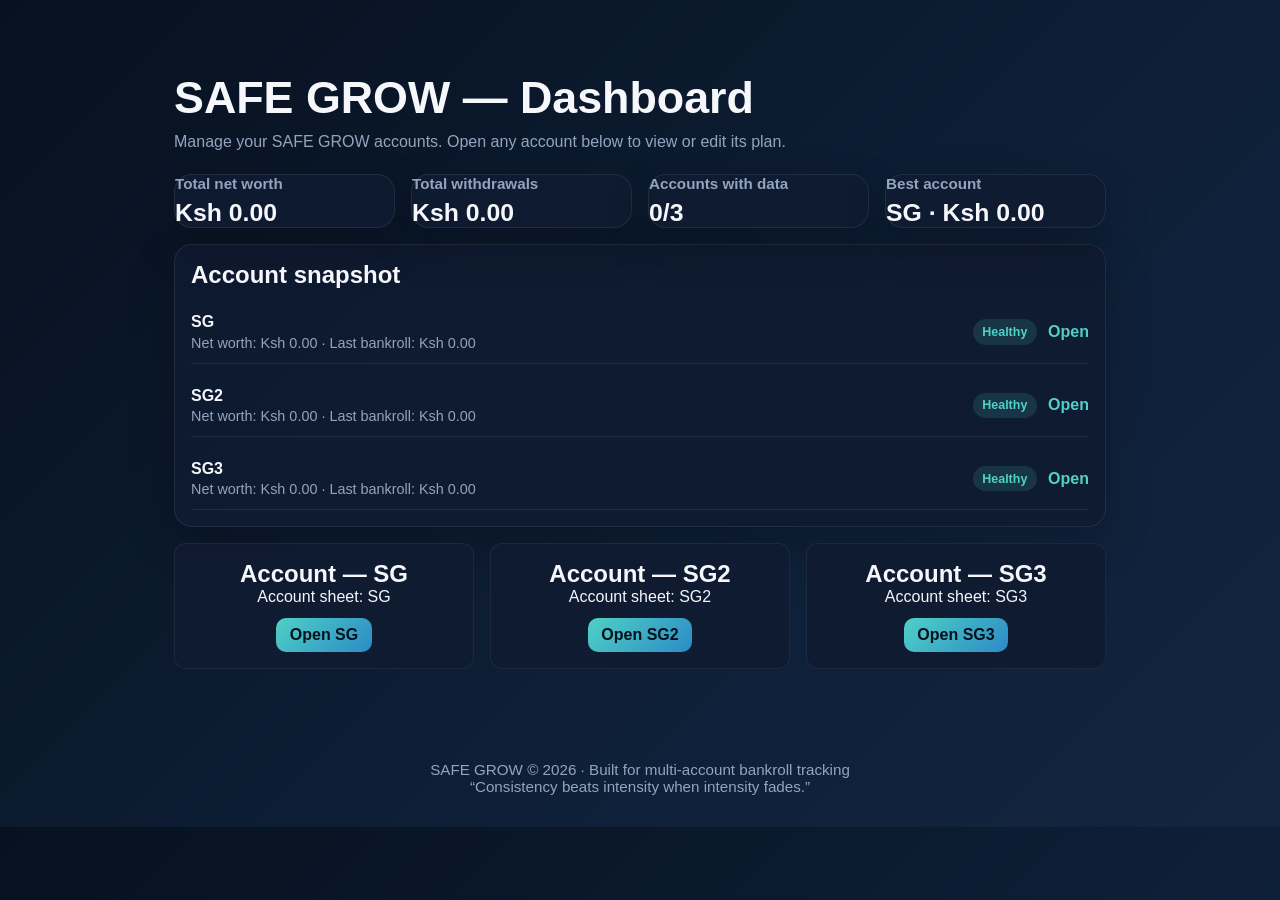
<file: index.html>
<!DOCTYPE html>
<html lang="en">
  <head>
    <meta charset="UTF-8" />
    <meta name="viewport" content="width=device-width, initial-scale=1.0" />
    <title>SAFE GROW Dashboard</title>
    <link rel="icon" href="favicon.ico" />
    <link rel="icon" type="image/png" sizes="16x16" href="favicon-16x16.png" />
    <link rel="icon" type="image/png" sizes="32x32" href="favicon-32x32.png" />
    <link rel="apple-touch-icon" sizes="180x180" href="apple-touch-icon.png" />
    <link rel="stylesheet" href="styles.css" />
    <style>
      .dashboard { max-width:980px; margin:3rem auto; padding:1.5rem; }
      .cards { display:grid; grid-template-columns:repeat(auto-fit,minmax(220px,1fr)); gap:1rem; }
      .card{ background:rgba(16,28,49,0.96); border:1px solid rgba(255,255,255,0.06); border-radius:12px; padding:1rem; text-align:center }
      .card a{ display:inline-block; margin-top:0.75rem; padding:0.5rem 0.85rem; border-radius:10px; background:linear-gradient(135deg,#4fd1c5,#2c8ac6); color:#03111d; font-weight:700; text-decoration:none }
    </style>
  </head>
  <body>
    <main class="dashboard">
      <header>
        <h1>SAFE GROW — Dashboard</h1>
        <p class="hero-copy">Manage your SAFE GROW accounts. Open any account below to view or edit its plan.</p>
      </header>

      <section class="dashboard-summary">
        <article class="summary-card">
          <h2>Total net worth</h2>
          <p id="totalNetWorth">KES0.00</p>
        </article>
        <article class="summary-card">
          <h2>Total withdrawals</h2>
          <p id="totalWithdrawals">KES0.00</p>
        </article>
        <article class="summary-card">
          <h2>Accounts with data</h2>
          <p id="activeAccounts">0/3</p>
        </article>
        <article class="summary-card">
          <h2>Best account</h2>
          <p id="bestAccount">No account data yet</p>
        </article>
      </section>

      <section class="account-list-card">
        <h2>Account snapshot</h2>
        <div id="accountList" class="account-list"></div>
      </section>

      <section class="cards">
        <div class="card">
          <h2>Account — SG</h2>
          <p>Account sheet: SG</p>
          <a href="SG.html">Open SG</a>
        </div>
        <div class="card">
          <h2>Account — SG2</h2>
          <p>Account sheet: SG2</p>
          <a href="SG2.html">Open SG2</a>
        </div>
        <div class="card">
          <h2>Account — SG3</h2>
          <p>Account sheet: SG3</p>
          <a href="SG3.html">Open SG3</a>
        </div>
      </section>
    </main>

    <footer class="site-footer">
      <p>SAFE GROW © 2026 · Built for multi-account bankroll tracking</p>
      <p>“Consistency beats intensity when intensity fades.”</p>
    </footer>

    <script src="dashboard.js"></script>
  </body>
</html>
</file>
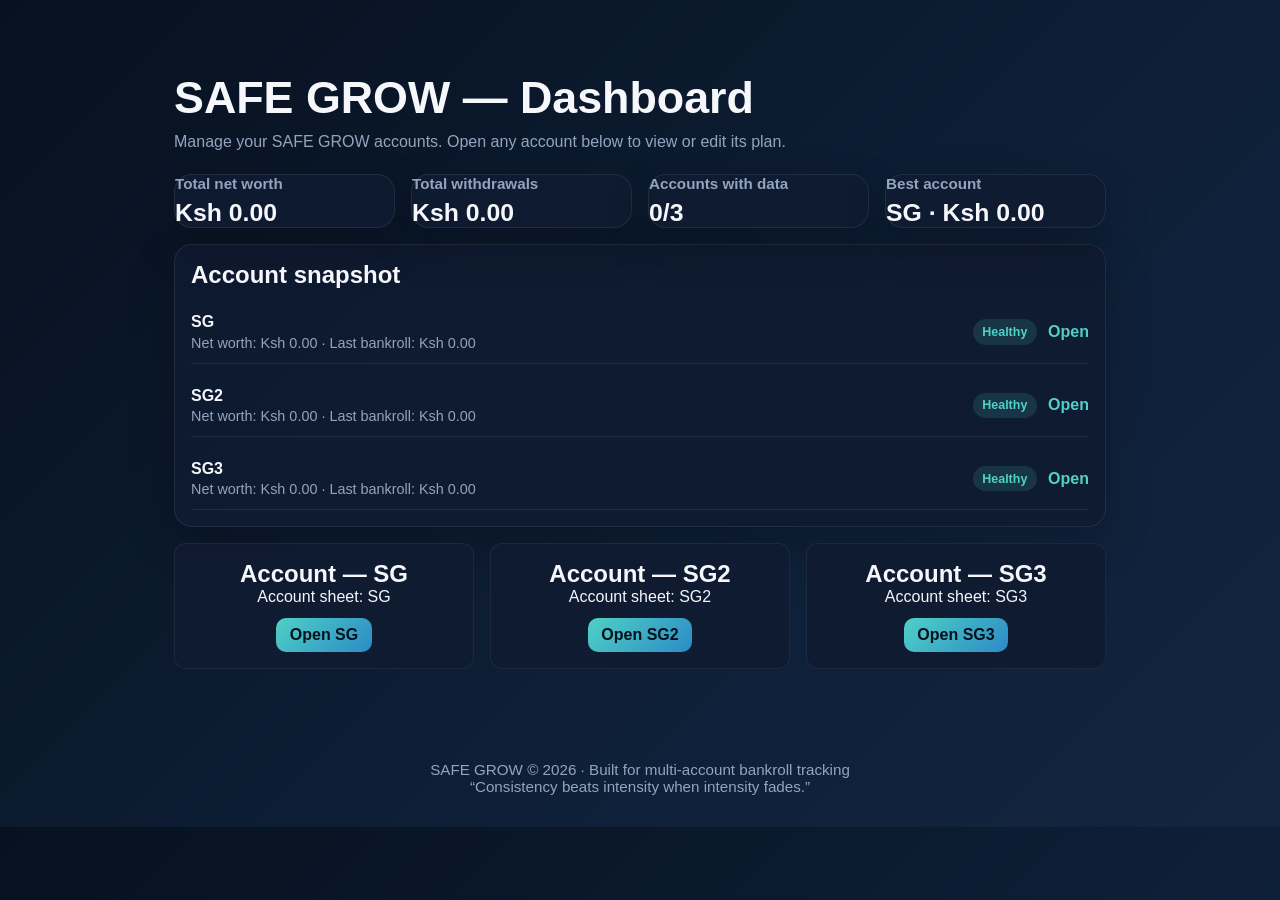
<file: main.html>
<!DOCTYPE html>
<html lang="en">
  <head>
    <meta charset="UTF-8" />
    <meta name="viewport" content="width=device-width, initial-scale=1.0" />
    <title>SAFE GROW Dashboard</title>
    <link rel="stylesheet" href="styles.css" />
    <style>
      .dashboard { max-width:980px; margin:3rem auto; padding:1.5rem; }
      .cards { display:grid; grid-template-columns:repeat(auto-fit,minmax(220px,1fr)); gap:1rem; }
      .card{ background:rgba(16,28,49,0.96); border:1px solid rgba(255,255,255,0.06); border-radius:12px; padding:1rem; text-align:center }
      .card a{ display:inline-block; margin-top:0.75rem; padding:0.5rem 0.85rem; border-radius:10px; background:linear-gradient(135deg,#4fd1c5,#2c8ac6); color:#03111d; font-weight:700; text-decoration:none }
    </style>
  </head>
  <body>
    <main class="dashboard">
      <header>
        <h1>SAFE GROW — Dashboard</h1>
        <p class="hero-copy">Manage your SAFE GROW accounts. Open any account below to view or edit its plan.</p>
      </header>

      <section class="dashboard-summary">
        <article class="summary-card">
          <h2>Total net worth</h2>
          <p id="totalNetWorth">KES0.00</p>
        </article>
        <article class="summary-card">
          <h2>Total withdrawals</h2>
          <p id="totalWithdrawals">KES0.00</p>
        </article>
        <article class="summary-card">
          <h2>Accounts with data</h2>
          <p id="activeAccounts">0/3</p>
        </article>
        <article class="summary-card">
          <h2>Best account</h2>
          <p id="bestAccount">No account data yet</p>
        </article>
      </section>

      <section class="account-list-card">
        <h2>Account snapshot</h2>
        <div id="accountList" class="account-list"></div>
      </section>

      <section class="cards">
        <div class="card">
          <h2>Account — SG</h2>
          <p>Account sheet: SG</p>
          <a href="SG.html">Open SG</a>
        </div>
        <div class="card">
          <h2>Account — SG2</h2>
          <p>Account sheet: SG2</p>
          <a href="SG2.html">Open SG2</a>
        </div>
        <div class="card">
          <h2>Account — SG3</h2>
          <p>Account sheet: SG3</p>
          <a href="SG3.html">Open SG3</a>
        </div>
      </section>
    </main>

    <footer class="site-footer">
      <p>SAFE GROW © 2026 · Built for multi-account bankroll tracking</p>
      <p>“Consistency beats intensity when intensity fades.”</p>
    </footer>

    <script src="dashboard.js"></script>
  </body>
</html>
</file>
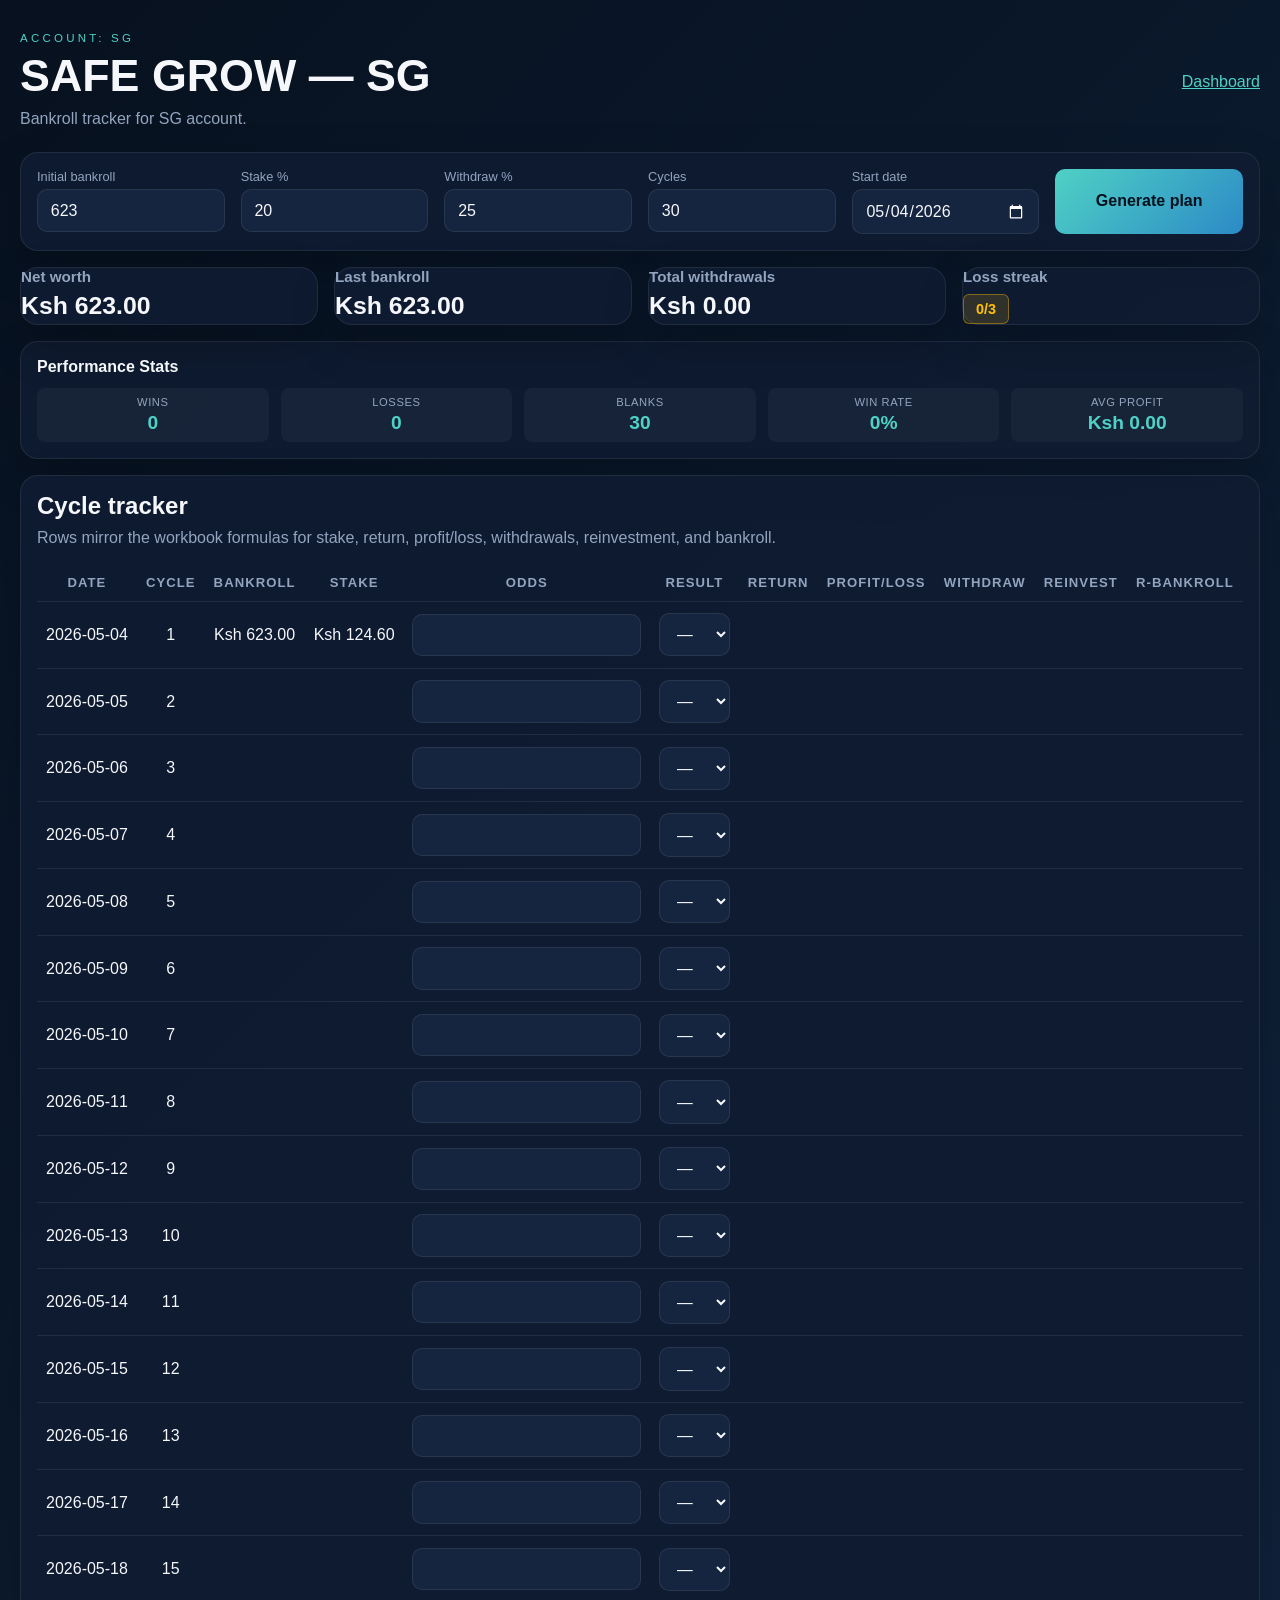
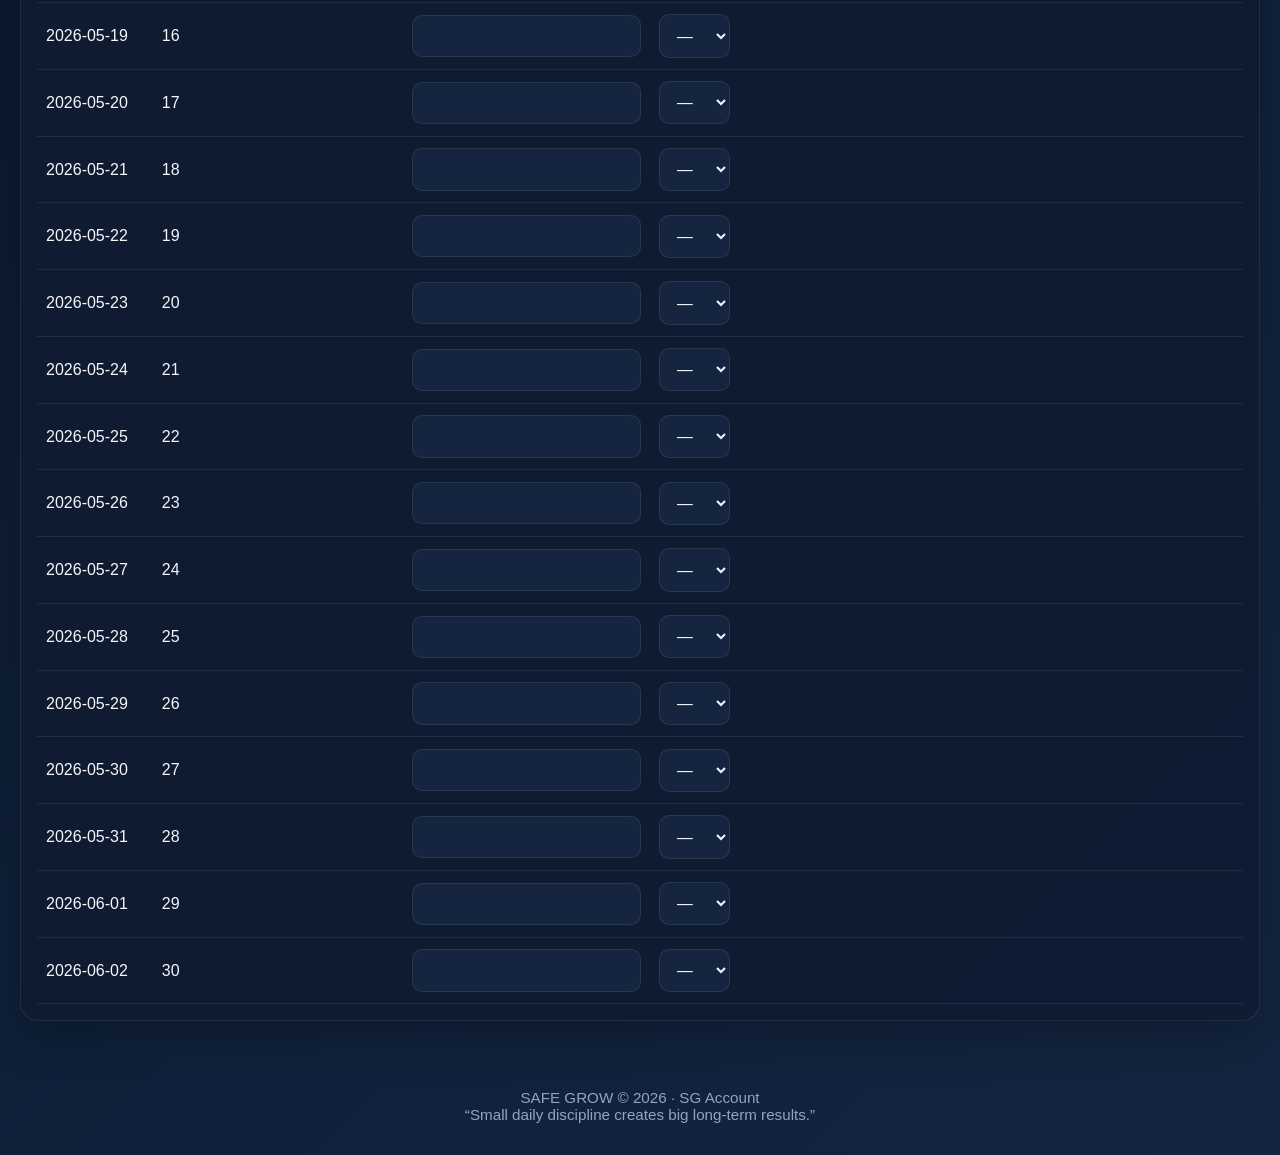
<file: SG.html>
<!DOCTYPE html>
<html lang="en">
  <head>
    <meta charset="UTF-8" />
    <meta name="viewport" content="width=device-width, initial-scale=1.0" />
    <title>SAFE GROW — SG</title>
    <link rel="icon" href="favicon.ico" />
    <link rel="icon" type="image/png" sizes="16x16" href="favicon-16x16.png" />
    <link rel="icon" type="image/png" sizes="32x32" href="favicon-32x32.png" />
    <link rel="apple-touch-icon" sizes="180x180" href="apple-touch-icon.png" />
    <link rel="stylesheet" href="styles.css" />
  </head>
  <body>
    <main class="page-shell">
      <header class="hero">
        <div>
          <p class="eyebrow">Account: SG</p>
          <h1>SAFE GROW — SG</h1>
          <p class="hero-copy">Bankroll tracker for SG account.</p>
        </div>
        <div>
          <a href="index.html" style="color:var(--accent); text-decoration:underline">Dashboard</a>
        </div>
      </header>

      <!-- Controls and table copied from index.html -->
      <section class="controls-card">
        <div class="control-group">
          <label for="initialBankroll">Initial bankroll</label>
          <input id="initialBankroll" type="number" step="0.01" value="623" />
        </div>
        <div class="control-group">
          <label for="stakePct">Stake %</label>
          <input id="stakePct" type="number" step="0.01" value="20" />
        </div>
        <div class="control-group">
          <label for="withdrawPct">Withdraw %</label>
          <input id="withdrawPct" type="number" step="0.01" value="25" />
        </div>
        <div class="control-group">
          <label for="cycles">Cycles</label>
          <input id="cycles" type="number" min="1" max="60" value="30" />
        </div>
        <div class="control-group">
          <label for="startDate">Start date</label>
          <input id="startDate" type="date" value="2026-05-04" />
        </div>
        <button id="generateBtn" type="button">Generate plan</button>
      </section>

      <section class="summary-grid">
        <article class="summary-card">
          <h2>Net worth</h2>
          <p id="netWorthValue">KES0.00</p>
        </article>
        <article class="summary-card">
          <h2>Last bankroll</h2>
          <p id="lastBankrollValue">KES0.00</p>
        </article>
        <article class="summary-card">
          <h2>Total withdrawals</h2>
          <p id="totalWithdrawValue">KES0.00</p>
        </article>
        <article class="summary-card">
          <h2>Loss streak</h2>
          <p><span class="streak-indicator" id="currentStreak">0/3</span></p>
        </article>
      </section>

      <section class="stats-card">
        <h3>Performance Stats</h3>
        <div class="stats-grid">
          <div class="stat-item">
            <div class="stat-label">Wins</div>
            <div class="stat-value" id="statsWins">0</div>
          </div>
          <div class="stat-item">
            <div class="stat-label">Losses</div>
            <div class="stat-value" id="statsLosses">0</div>
          </div>
          <div class="stat-item">
            <div class="stat-label">Blanks</div>
            <div class="stat-value" id="statsBlanks">0</div>
          </div>
          <div class="stat-item">
            <div class="stat-label">Win Rate</div>
            <div class="stat-value" id="statsWinRate">0%</div>
          </div>
          <div class="stat-item">
            <div class="stat-label">Avg Profit</div>
            <div class="stat-value" id="statsAvgProfit">KES0.00</div>
          </div>
        </div>
      </section>

      <section class="table-card">
        <div class="table-header">
          <h2>Cycle tracker</h2>
          <p>Rows mirror the workbook formulas for stake, return, profit/loss, withdrawals, reinvestment, and bankroll.</p>
        </div>
        <div class="table-wrapper">
          <table>
            <thead>
              <tr>
                <th>Date</th>
                <th>Cycle</th>
                <th>Bankroll</th>
                <th>Stake</th>
                <th>Odds</th>
                <th>Result</th>
                <th>Return</th>
                <th>Profit/Loss</th>
                <th>Withdraw</th>
                <th>Reinvest</th>
                <th>R-Bankroll</th>
              </tr>
            </thead>
            <tbody id="planBody"></tbody>
          </table>
        </div>
      </section>
    </main>

    <footer class="site-footer">
      <p>SAFE GROW © 2026 · SG Account</p>
      <p>“Small daily discipline creates big long-term results.”</p>
    </footer>

    <script src="script.js"></script>
  </body>
</html>
</file>
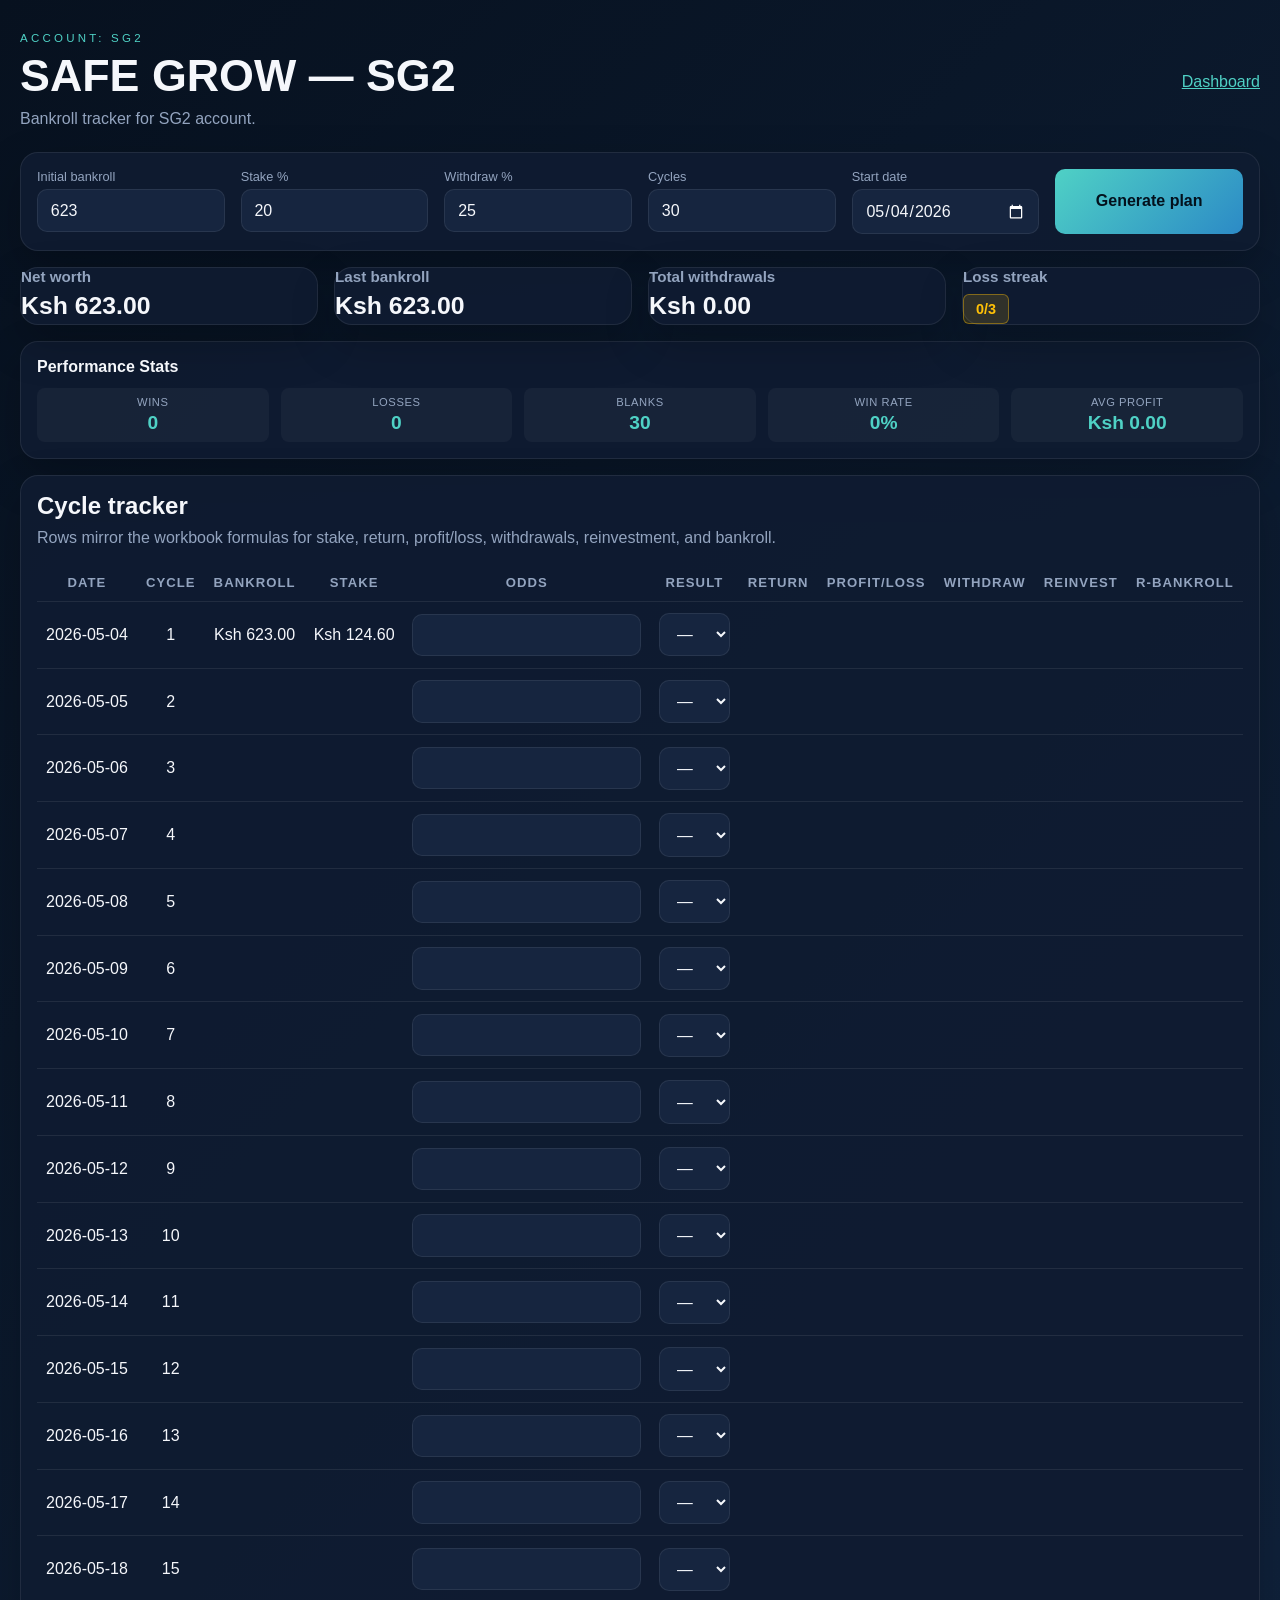
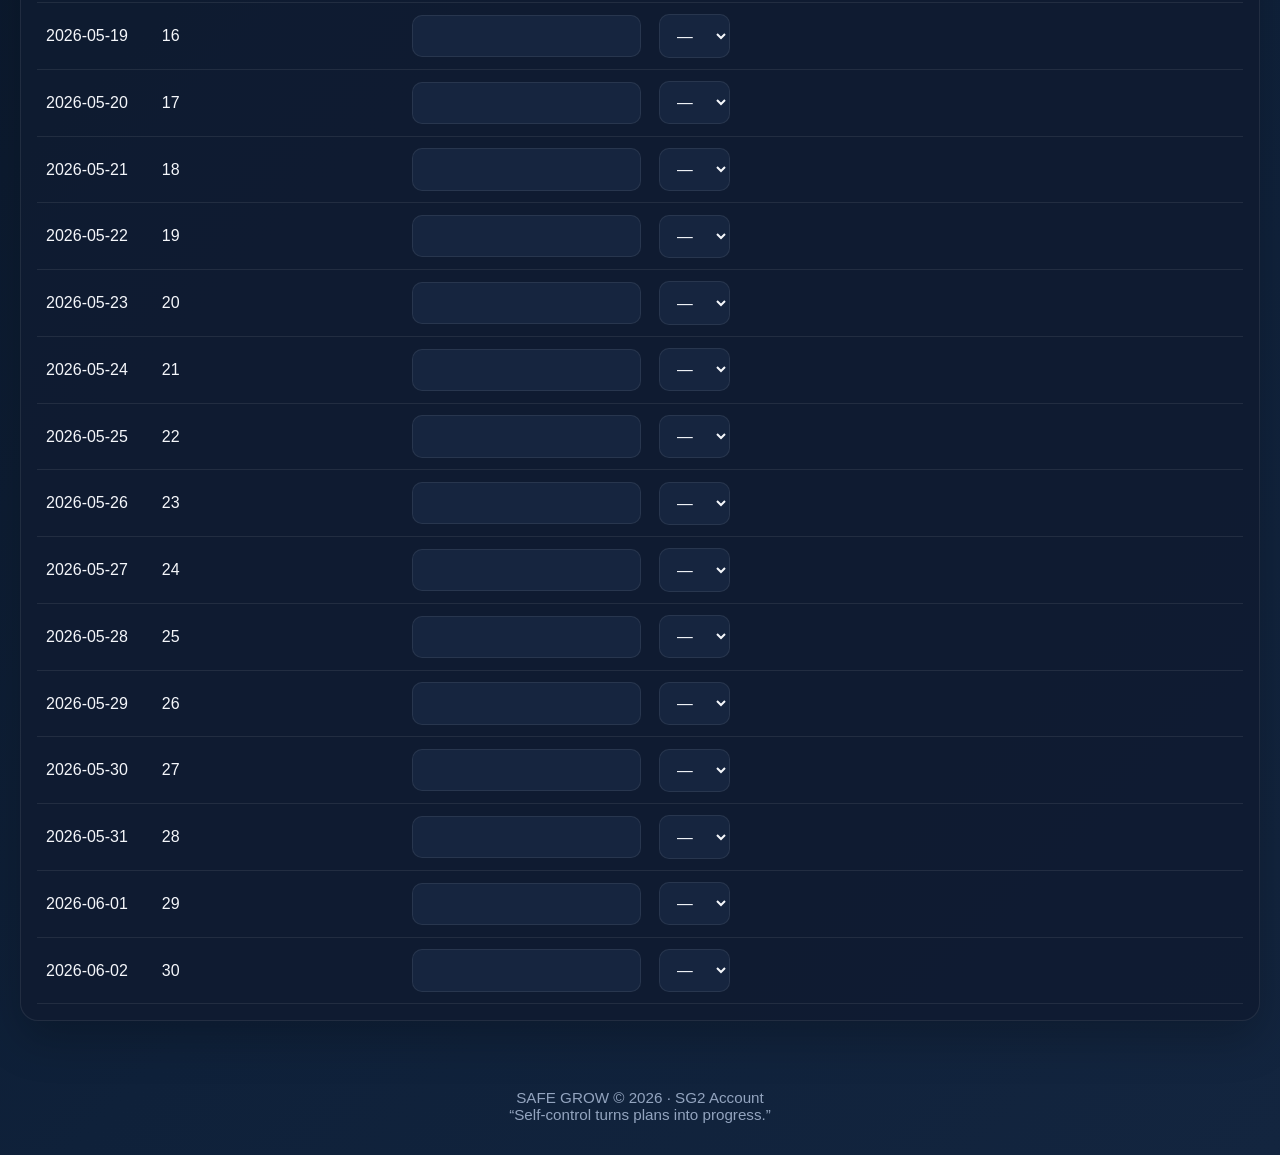
<file: SG2.html>
<!DOCTYPE html>
<html lang="en">
  <head>
    <meta charset="UTF-8" />
    <meta name="viewport" content="width=device-width, initial-scale=1.0" />
    <title>SAFE GROW — SG2</title>
    <link rel="icon" href="favicon.ico" />
    <link rel="icon" type="image/png" sizes="16x16" href="favicon-16x16.png" />
    <link rel="icon" type="image/png" sizes="32x32" href="favicon-32x32.png" />
    <link rel="apple-touch-icon" sizes="180x180" href="apple-touch-icon.png" />
    <link rel="stylesheet" href="styles.css" />
  </head>
  <body>
    <main class="page-shell">
      <header class="hero">
        <div>
          <p class="eyebrow">Account: SG2</p>
          <h1>SAFE GROW — SG2</h1>
          <p class="hero-copy">Bankroll tracker for SG2 account.</p>
        </div>
        <div>
          <a href="index.html" style="color:var(--accent); text-decoration:underline">Dashboard</a>
        </div>
      </header>

      <section class="controls-card">
        <div class="control-group">
          <label for="initialBankroll">Initial bankroll</label>
          <input id="initialBankroll" type="number" step="0.01" value="623" />
        </div>
        <div class="control-group">
          <label for="stakePct">Stake %</label>
          <input id="stakePct" type="number" step="0.01" value="20" />
        </div>
        <div class="control-group">
          <label for="withdrawPct">Withdraw %</label>
          <input id="withdrawPct" type="number" step="0.01" value="25" />
        </div>
        <div class="control-group">
          <label for="cycles">Cycles</label>
          <input id="cycles" type="number" min="1" max="60" value="30" />
        </div>
        <div class="control-group">
          <label for="startDate">Start date</label>
          <input id="startDate" type="date" value="2026-05-04" />
        </div>
        <button id="generateBtn" type="button">Generate plan</button>
      </section>

      <section class="summary-grid">
        <article class="summary-card">
          <h2>Net worth</h2>
          <p id="netWorthValue">KES0.00</p>
        </article>
        <article class="summary-card">
          <h2>Last bankroll</h2>
          <p id="lastBankrollValue">KES0.00</p>
        </article>
        <article class="summary-card">
          <h2>Total withdrawals</h2>
          <p id="totalWithdrawValue">KES0.00</p>
        </article>
        <article class="summary-card">
          <h2>Loss streak</h2>
          <p><span class="streak-indicator" id="currentStreak">0/3</span></p>
        </article>
      </section>

      <section class="stats-card">
        <h3>Performance Stats</h3>
        <div class="stats-grid">
          <div class="stat-item">
            <div class="stat-label">Wins</div>
            <div class="stat-value" id="statsWins">0</div>
          </div>
          <div class="stat-item">
            <div class="stat-label">Losses</div>
            <div class="stat-value" id="statsLosses">0</div>
          </div>
          <div class="stat-item">
            <div class="stat-label">Blanks</div>
            <div class="stat-value" id="statsBlanks">0</div>
          </div>
          <div class="stat-item">
            <div class="stat-label">Win Rate</div>
            <div class="stat-value" id="statsWinRate">0%</div>
          </div>
          <div class="stat-item">
            <div class="stat-label">Avg Profit</div>
            <div class="stat-value" id="statsAvgProfit">KES0.00</div>
          </div>
        </div>
      </section>

      <section class="table-card">
        <div class="table-header">
          <h2>Cycle tracker</h2>
          <p>Rows mirror the workbook formulas for stake, return, profit/loss, withdrawals, reinvestment, and bankroll.</p>
        </div>
        <div class="table-wrapper">
          <table>
            <thead>
              <tr>
                <th>Date</th>
                <th>Cycle</th>
                <th>Bankroll</th>
                <th>Stake</th>
                <th>Odds</th>
                <th>Result</th>
                <th>Return</th>
                <th>Profit/Loss</th>
                <th>Withdraw</th>
                <th>Reinvest</th>
                <th>R-Bankroll</th>
              </tr>
            </thead>
            <tbody id="planBody"></tbody>
          </table>
        </div>
      </section>
    </main>

    <footer class="site-footer">
      <p>SAFE GROW © 2026 · SG2 Account</p>
      <p>“Self-control turns plans into progress.”</p>
    </footer>

    <script src="script.js"></script>
  </body>
</html>
</file>
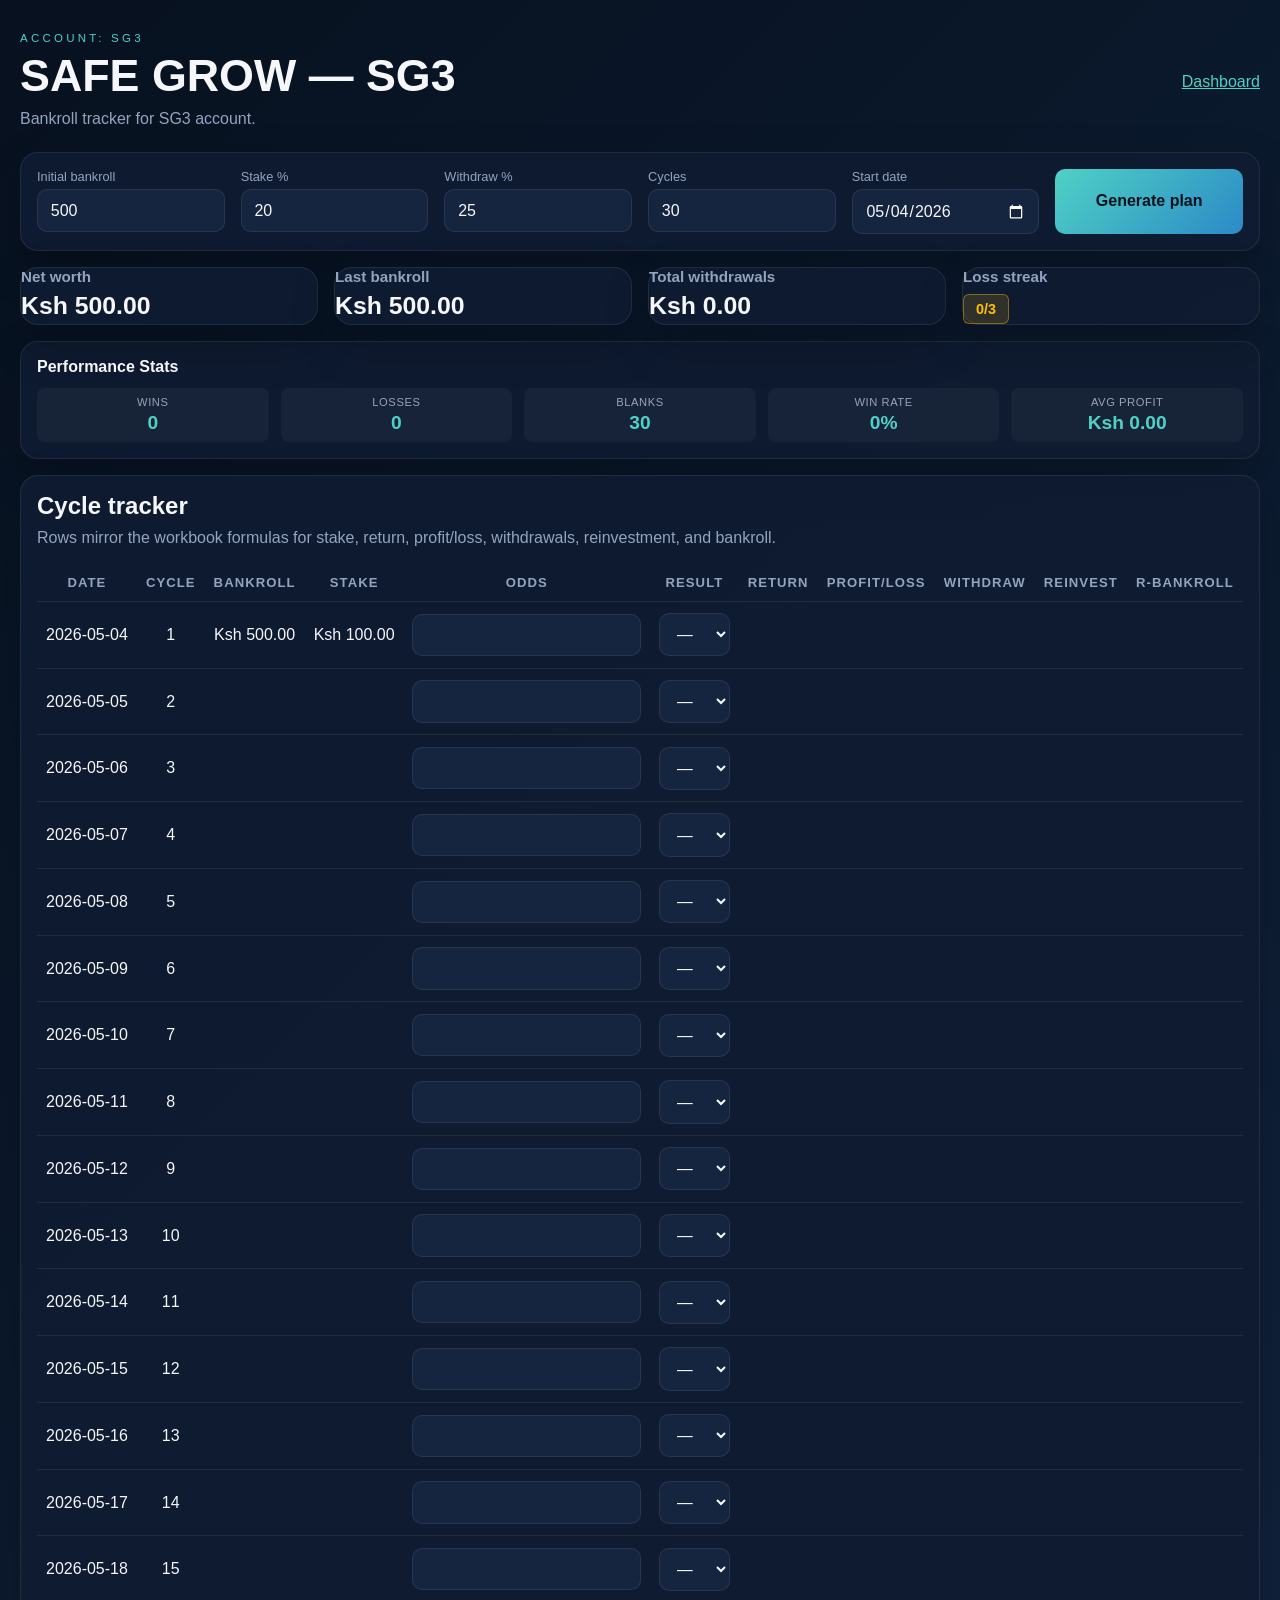
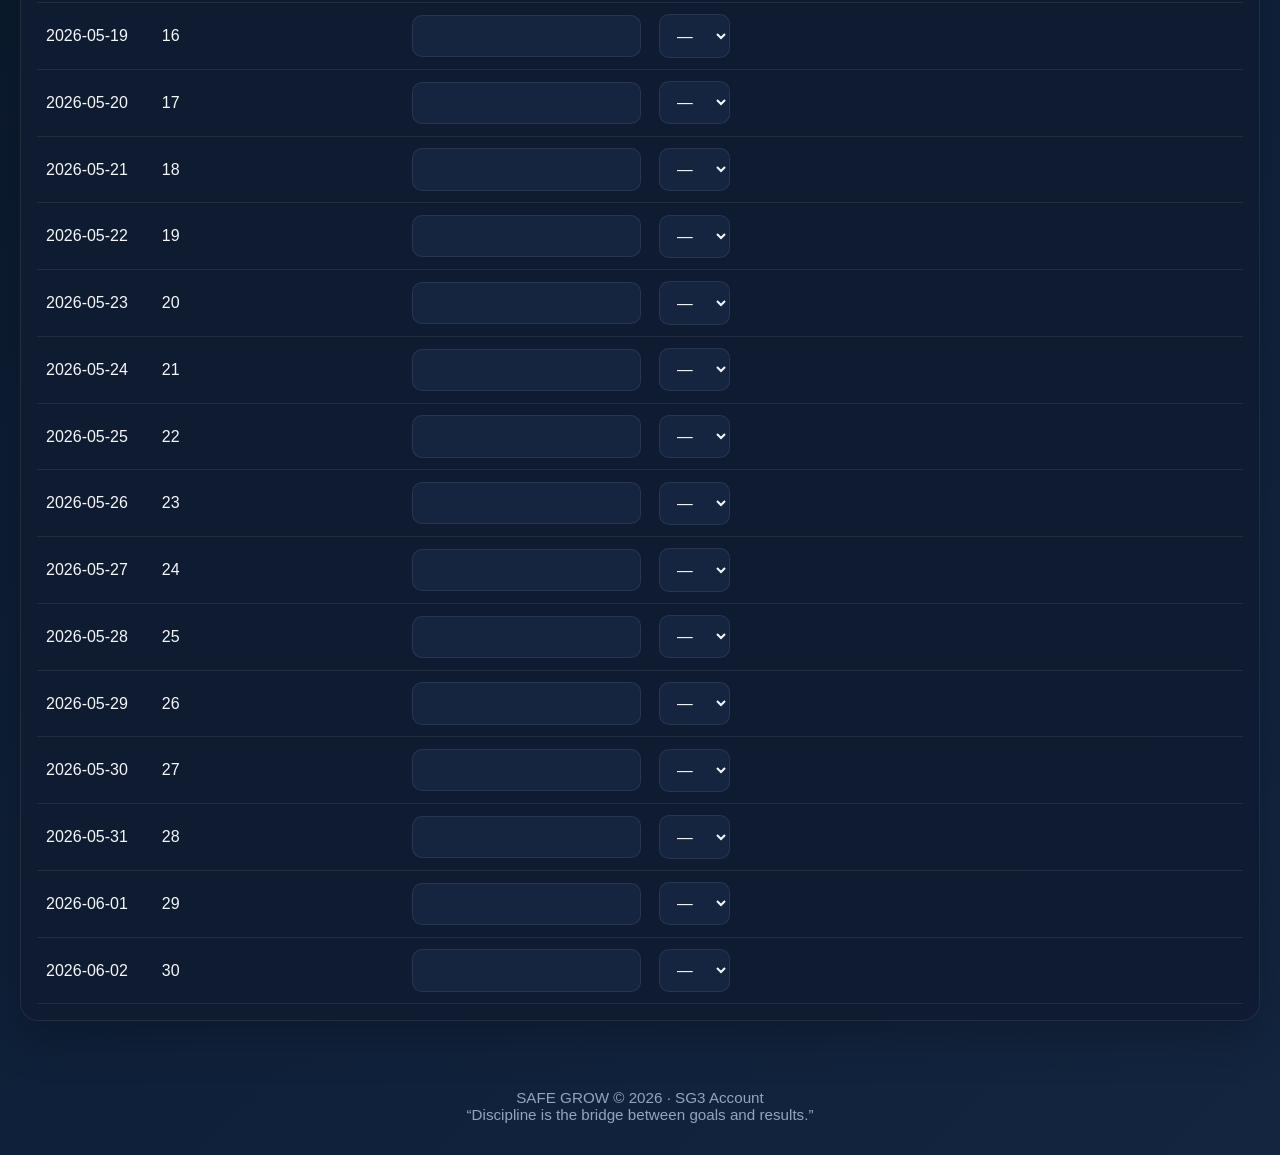
<file: SG3.html>
<!DOCTYPE html>
<html lang="en">
  <head>
    <meta charset="UTF-8" />
    <meta name="viewport" content="width=device-width, initial-scale=1.0" />
    <title>SAFE GROW — SG3</title>
    <link rel="icon" href="favicon.ico" />
    <link rel="icon" type="image/png" sizes="16x16" href="favicon-16x16.png" />
    <link rel="icon" type="image/png" sizes="32x32" href="favicon-32x32.png" />
    <link rel="apple-touch-icon" sizes="180x180" href="apple-touch-icon.png" />
    <link rel="stylesheet" href="styles.css" />
  </head>
  <body>
    <main class="page-shell">
      <header class="hero">
        <div>
          <p class="eyebrow">Account: SG3</p>
          <h1>SAFE GROW — SG3</h1>
          <p class="hero-copy">Bankroll tracker for SG3 account.</p>
        </div>
        <div>
          <a href="index.html" style="color:var(--accent); text-decoration:underline">Dashboard</a>
        </div>
      </header>

      <section class="controls-card">
        <div class="control-group">
          <label for="initialBankroll">Initial bankroll</label>
          <input id="initialBankroll" type="number" step="0.01" value="500" />
        </div>
        <div class="control-group">
          <label for="stakePct">Stake %</label>
          <input id="stakePct" type="number" step="0.01" value="20" />
        </div>
        <div class="control-group">
          <label for="withdrawPct">Withdraw %</label>
          <input id="withdrawPct" type="number" step="0.01" value="25" />
        </div>
        <div class="control-group">
          <label for="cycles">Cycles</label>
          <input id="cycles" type="number" min="1" max="60" value="30" />
        </div>
        <div class="control-group">
          <label for="startDate">Start date</label>
          <input id="startDate" type="date" value="2026-05-04" />
        </div>
        <button id="generateBtn" type="button">Generate plan</button>
      </section>

      <section class="summary-grid">
        <article class="summary-card">
          <h2>Net worth</h2>
          <p id="netWorthValue">KES0.00</p>
        </article>
        <article class="summary-card">
          <h2>Last bankroll</h2>
          <p id="lastBankrollValue">KES0.00</p>
        </article>
        <article class="summary-card">
          <h2>Total withdrawals</h2>
          <p id="totalWithdrawValue">KES0.00</p>
        </article>
        <article class="summary-card">
          <h2>Loss streak</h2>
          <p><span class="streak-indicator" id="currentStreak">0/3</span></p>
        </article>
      </section>

      <section class="stats-card">
        <h3>Performance Stats</h3>
        <div class="stats-grid">
          <div class="stat-item">
            <div class="stat-label">Wins</div>
            <div class="stat-value" id="statsWins">0</div>
          </div>
          <div class="stat-item">
            <div class="stat-label">Losses</div>
            <div class="stat-value" id="statsLosses">0</div>
          </div>
          <div class="stat-item">
            <div class="stat-label">Blanks</div>
            <div class="stat-value" id="statsBlanks">0</div>
          </div>
          <div class="stat-item">
            <div class="stat-label">Win Rate</div>
            <div class="stat-value" id="statsWinRate">0%</div>
          </div>
          <div class="stat-item">
            <div class="stat-label">Avg Profit</div>
            <div class="stat-value" id="statsAvgProfit">KES0.00</div>
          </div>
        </div>
      </section>

      <section class="table-card">
        <div class="table-header">
          <h2>Cycle tracker</h2>
          <p>Rows mirror the workbook formulas for stake, return, profit/loss, withdrawals, reinvestment, and bankroll.</p>
        </div>
        <div class="table-wrapper">
          <table>
            <thead>
              <tr>
                <th>Date</th>
                <th>Cycle</th>
                <th>Bankroll</th>
                <th>Stake</th>
                <th>Odds</th>
                <th>Result</th>
                <th>Return</th>
                <th>Profit/Loss</th>
                <th>Withdraw</th>
                <th>Reinvest</th>
                <th>R-Bankroll</th>
              </tr>
            </thead>
            <tbody id="planBody"></tbody>
          </table>
        </div>
      </section>
    </main>

    <footer class="site-footer">
      <p>SAFE GROW © 2026 · SG3 Account</p>
      <p>“Discipline is the bridge between goals and results.”</p>
    </footer>

    <script src="script.js"></script>
  </body>
</html>
</file>
<file: styles.css>
:root {
  color-scheme: dark;
  --bg: #07111f;
  --panel: #101c31;
  --panel-2: #16253f;
  --text: #f5f7fb;
  --muted: #93a4bf;
  --accent: #4fd1c5;
  --border: rgba(255, 255, 255, 0.08);
}

* {
  box-sizing: border-box;
}

body {
  margin: 0;
  font-family: Inter, "Segoe UI", Roboto, sans-serif;
  background: linear-gradient(135deg, var(--bg), #0f213a 70%, #13253f);
  color: var(--text);
}

.page-shell {
  max-width: 1320px;
  margin: 0 auto;
  padding: 2rem 1.25rem 3rem;
}

.hero {
  display: flex;
  justify-content: space-between;
  align-items: center;
  margin-bottom: 1.25rem;
}

.eyebrow {
  margin: 0 0 0.35rem;
  text-transform: uppercase;
  letter-spacing: 0.28em;
  font-size: 0.72rem;
  color: var(--accent);
}

h1,
h2,
p {
  margin: 0;
}

h1 {
  font-size: clamp(2rem, 3.8vw, 2.8rem);
  margin-bottom: 0.35rem;
}

.hero-copy {
  color: var(--muted);
  max-width: 640px;
  line-height: 1.6;
}

.controls-card,
.summary-card,
.table-card {
  background: rgba(16, 28, 49, 0.92);
  border: 1px solid var(--border);
  border-radius: 18px;
  box-shadow: 0 18px 45px rgba(0, 0, 0, 0.22);
}

.controls-card {
  display: grid;
  grid-template-columns: repeat(auto-fit, minmax(150px, 1fr));
  gap: 1rem;
  padding: 1rem;
  margin-bottom: 1rem;
}

.control-group {
  display: flex;
  flex-direction: column;
  gap: 0.35rem;
}

label {
  font-size: 0.8rem;
  color: var(--muted);
}

input,
select,
button {
  font: inherit;
  border-radius: 10px;
  border: 1px solid var(--border);
  padding: 0.7rem 0.8rem;
  background: var(--panel-2);
  color: var(--text);
}

button {
  background: linear-gradient(135deg, var(--accent), #2c8ac6);
  color: #03111d;
  font-weight: 700;
  cursor: pointer;
  border: none;
}

.summary-grid {
  display: grid;
  grid-template-columns: repeat(auto-fit, minmax(180px, 1fr));
  gap: 1rem;
  margin-bottom: 1rem;
}

.summary-card h2 {
  font-size: 0.95rem;
  color: var(--muted);
  margin-bottom: 0.45rem;
}

.summary-card p {
  font-size: 1.55rem;
  font-weight: 700;
}

.table-card {
  padding: 1rem;
}

.table-header {
  margin-bottom: 0.85rem;
}

.table-header p {
  margin-top: 0.35rem;
  color: var(--muted);
  line-height: 1.5;
}

.table-wrapper {
  overflow-x: auto;
}

table {
  width: 100%;
  border-collapse: collapse;
  min-width: 960px;
}

th,
td {
  padding: 0.7rem 0.55rem;
  border-bottom: 1px solid var(--border);
  text-align: center;
}

th {
  color: var(--muted);
  font-size: 0.82rem;
  text-transform: uppercase;
  letter-spacing: 0.08em;
}

td input,
td select {
  width: 100%;
  min-width: 70px;
}

tr:hover {
  background: rgba(255, 255, 255, 0.024);
}

/* Row color coding */
tr.result-win {
  background: rgba(76, 175, 80, 0.08);
}

tr.result-loss {
  background: rgba(244, 67, 54, 0.08);
}

tr.result-no-bet {
  background: rgba(158, 158, 158, 0.08);
}

.dashboard-summary {
  display: grid;
  grid-template-columns: repeat(auto-fit, minmax(180px, 1fr));
  gap: 1rem;
  margin: 1.25rem 0 1rem;
}

.account-list-card {
  background: rgba(16, 28, 49, 0.92);
  border: 1px solid var(--border);
  border-radius: 18px;
  box-shadow: 0 18px 45px rgba(0, 0, 0, 0.22);
  padding: 1rem;
  margin-bottom: 1rem;
}

.account-list {
  display: grid;
  gap: 0.7rem;
  margin-top: 0.75rem;
}

.account-item {
  display: flex;
  justify-content: space-between;
  align-items: center;
  gap: 1rem;
  padding: 0.75rem 0;
  border-bottom: 1px solid var(--border);
}

.account-meta {
  margin-top: 0.2rem;
  color: var(--muted);
  font-size: 0.9rem;
}

.account-right {
  display: flex;
  align-items: center;
  gap: 0.7rem;
}

.status-pill {
  display: inline-flex;
  align-items: center;
  padding: 0.35rem 0.6rem;
  border-radius: 999px;
  background: rgba(79, 209, 197, 0.14);
  color: var(--accent);
  font-size: 0.78rem;
  font-weight: 700;
}

.account-link {
  color: var(--accent);
  text-decoration: none;
  font-weight: 700;
}

.site-footer {
  text-align: center;
  padding: 1.25rem 1rem 2rem;
  color: var(--muted);
  font-size: 0.95rem;
}

/* Streak indicator */
.streak-indicator {
  display: inline-block;
  padding: 0.4rem 0.75rem;
  background: rgba(255, 193, 7, 0.14);
  border: 1px solid rgba(255, 193, 7, 0.4);
  border-radius: 6px;
  color: #ffc107;
  font-weight: 700;
  font-size: 0.9rem;
}

/* Stats card */
.stats-card {
  background: rgba(16, 28, 49, 0.92);
  border: 1px solid var(--border);
  border-radius: 18px;
  box-shadow: 0 18px 45px rgba(0, 0, 0, 0.22);
  padding: 1rem;
  margin-bottom: 1rem;
}

.stats-card h3 {
  margin: 0 0 0.75rem;
  font-size: 1rem;
}

.stats-grid {
  display: grid;
  grid-template-columns: repeat(auto-fit, minmax(110px, 1fr));
  gap: 0.75rem;
}

.stat-item {
  text-align: center;
  padding: 0.5rem;
  background: rgba(255, 255, 255, 0.04);
  border-radius: 8px;
}

.stat-label {
  font-size: 0.7rem;
  color: var(--muted);
  text-transform: uppercase;
  letter-spacing: 0.05em;
  margin-bottom: 0.25rem;
}

.stat-value {
  font-size: 1.2rem;
  font-weight: 700;
  color: var(--accent);
}

/* Modal for streak reset */
.sg-modal-backdrop {
  position: fixed;
  inset: 0;
  background: rgba(0,0,0,0.45);
  display: none;
  align-items: center;
  justify-content: center;
  z-index: 1200;
}
.sg-modal {
  background: var(--panel);
  border: 1px solid var(--border);
  padding: 1.25rem;
  border-radius: 12px;
  max-width: 460px;
  width: 92%;
  box-shadow: 0 12px 40px rgba(0,0,0,0.6);
  color: var(--text);
}
.sg-modal h3 { margin: 0 0 0.5rem; }
.sg-modal p { color: var(--muted); margin: 0 0 1rem; }
.sg-modal .actions { display:flex; gap:0.75rem; justify-content:flex-end; }
.sg-btn { padding:0.5rem 0.85rem; border-radius:10px; border:none; cursor:pointer; font-weight:700 }
.sg-btn.positive { background: linear-gradient(135deg,var(--accent),#2c8ac6); color:#03111d }
.sg-btn.ghost { background: transparent; color:var(--text); border:1px solid var(--border) }
.sg-modal-backdrop.show { display:flex }
</file>
